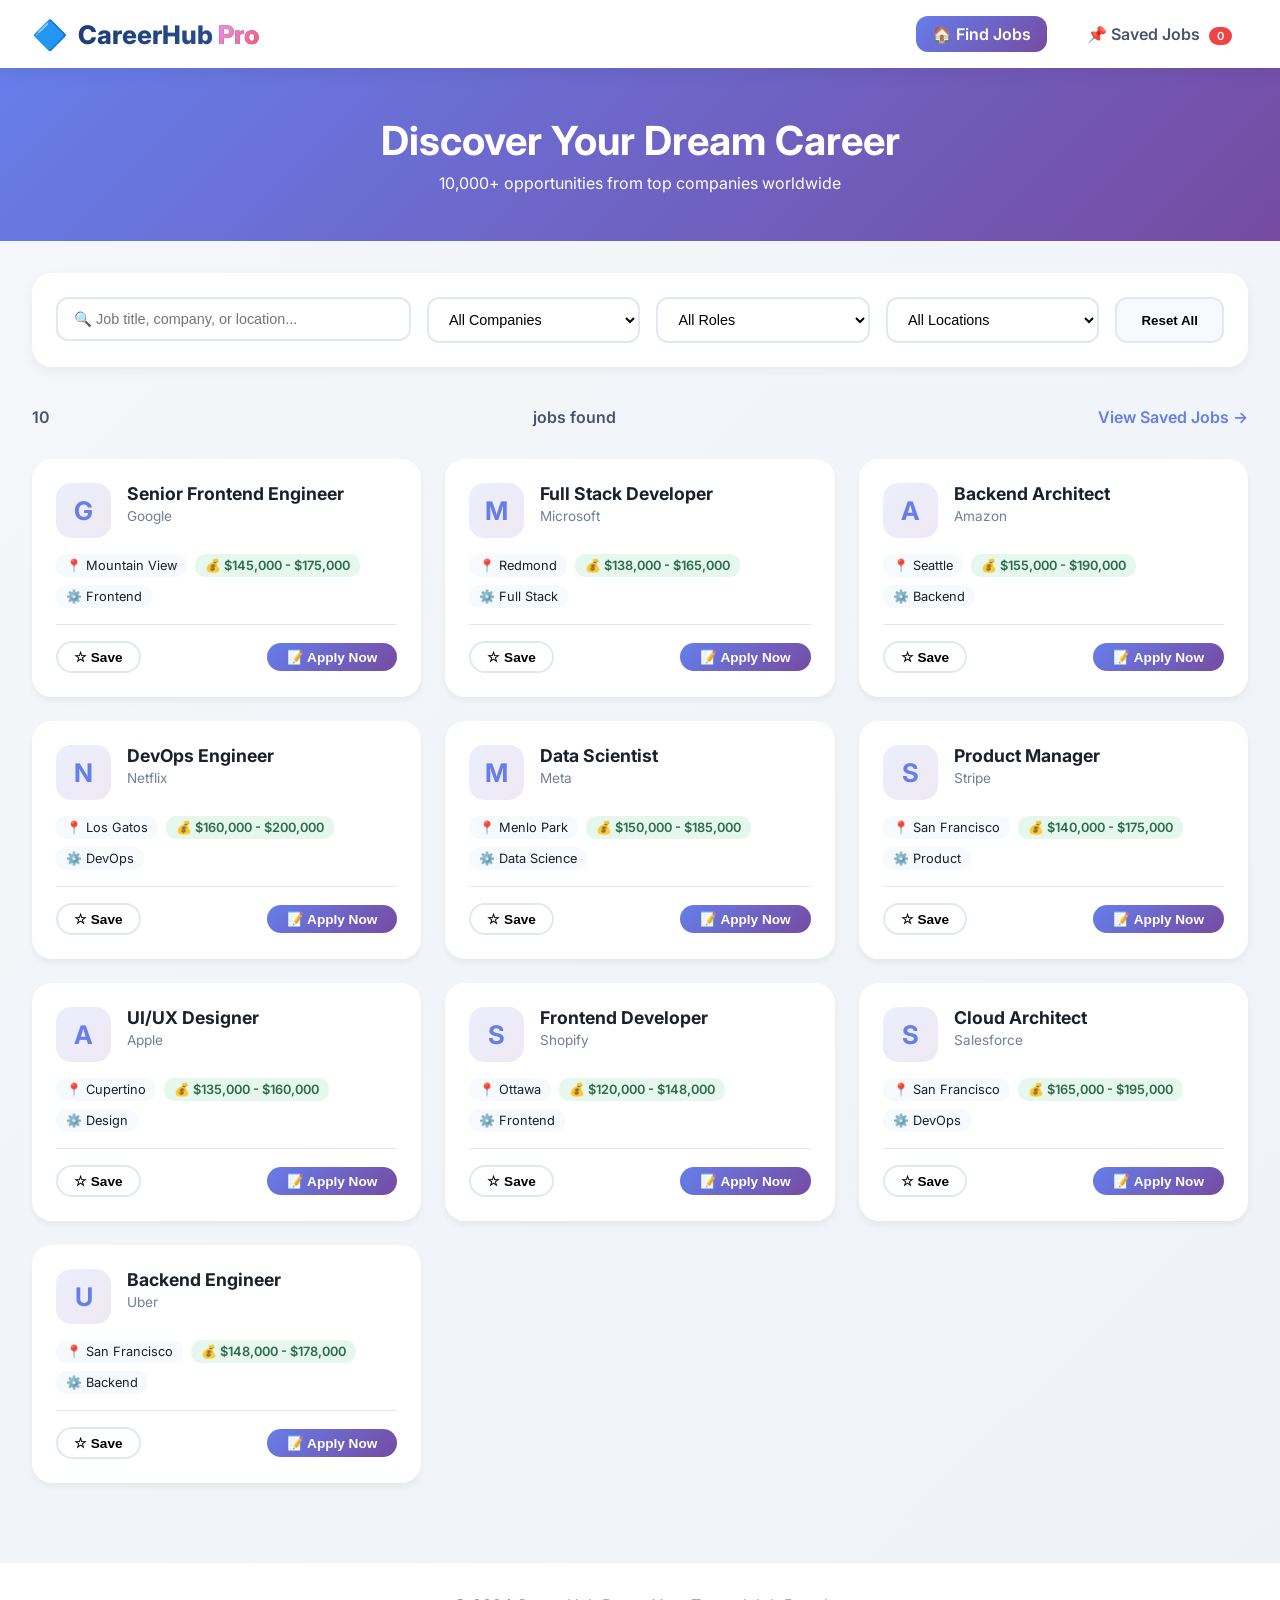
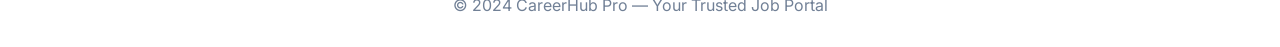
<file: index.html>
<!DOCTYPE html>
<html lang="en">
<head>
    <meta charset="UTF-8">
    <meta name="viewport" content="width=device-width, initial-scale=1.0">
    <title>CareerHub Pro | Find Jobs</title>
    <link rel="stylesheet" href="styles.css">
    <link href="https://fonts.googleapis.com/css2?family=Inter:wght@300;400;500;600;700;800&display=swap" rel="stylesheet">
</head>
<body>
    <nav class="navbar">
        <div class="nav-container">
            <div class="logo">
                <span class="logo-icon">🔷</span>
                <span class="logo-text">CareerHub <span class="pro">Pro</span></span>
            </div>
            <div class="nav-links">
                <a href="index.html" class="nav-link active">🏠 Find Jobs</a>
                <a href="saved-jobs.html" class="nav-link">📌 Saved Jobs <span id="navSavedCount" class="nav-badge">0</span></a>
            </div>
        </div>
    </nav>

    <main>
        <div class="hero-section">
            <h1>Discover Your Dream Career</h1>
            <p>10,000+ opportunities from top companies worldwide</p>
        </div>

        <div class="container">
            <div class="filters-card">
                <div class="search-box">
                    <input type="text" id="searchInput" placeholder="🔍 Job title, company, or location...">
                </div>
                <select id="companyFilter">
                    <option value="all">All Companies</option>
                </select>
                <select id="roleFilter">
                    <option value="all">All Roles</option>
                    <option value="Frontend">Frontend Developer</option>
                    <option value="Backend">Backend Developer</option>
                    <option value="Full Stack">Full Stack Developer</option>
                    <option value="DevOps">DevOps Engineer</option>
                    <option value="Data Science">Data Scientist</option>
                    <option value="Product">Product Manager</option>
                    <option value="Design">UI/UX Designer</option>
                </select>
                <select id="locationFilter">
                    <option value="all">All Locations</option>
                </select>
                <button id="resetBtn" class="reset-btn">Reset All</button>
            </div>

            <div class="stats-bar">
                <span id="resultCount">0</span> jobs found
                <a href="saved-jobs.html" class="saved-link">View Saved Jobs →</a>
            </div>

            <div id="jobsGrid" class="jobs-grid"></div>
        </div>
    </main>

    <footer>
        <p>© 2024 CareerHub Pro — Your Trusted Job Portal</p>
    </footer>

    <script src="data.js"></script>
    <script src="main.js"></script>
</body>
</html>
</file>
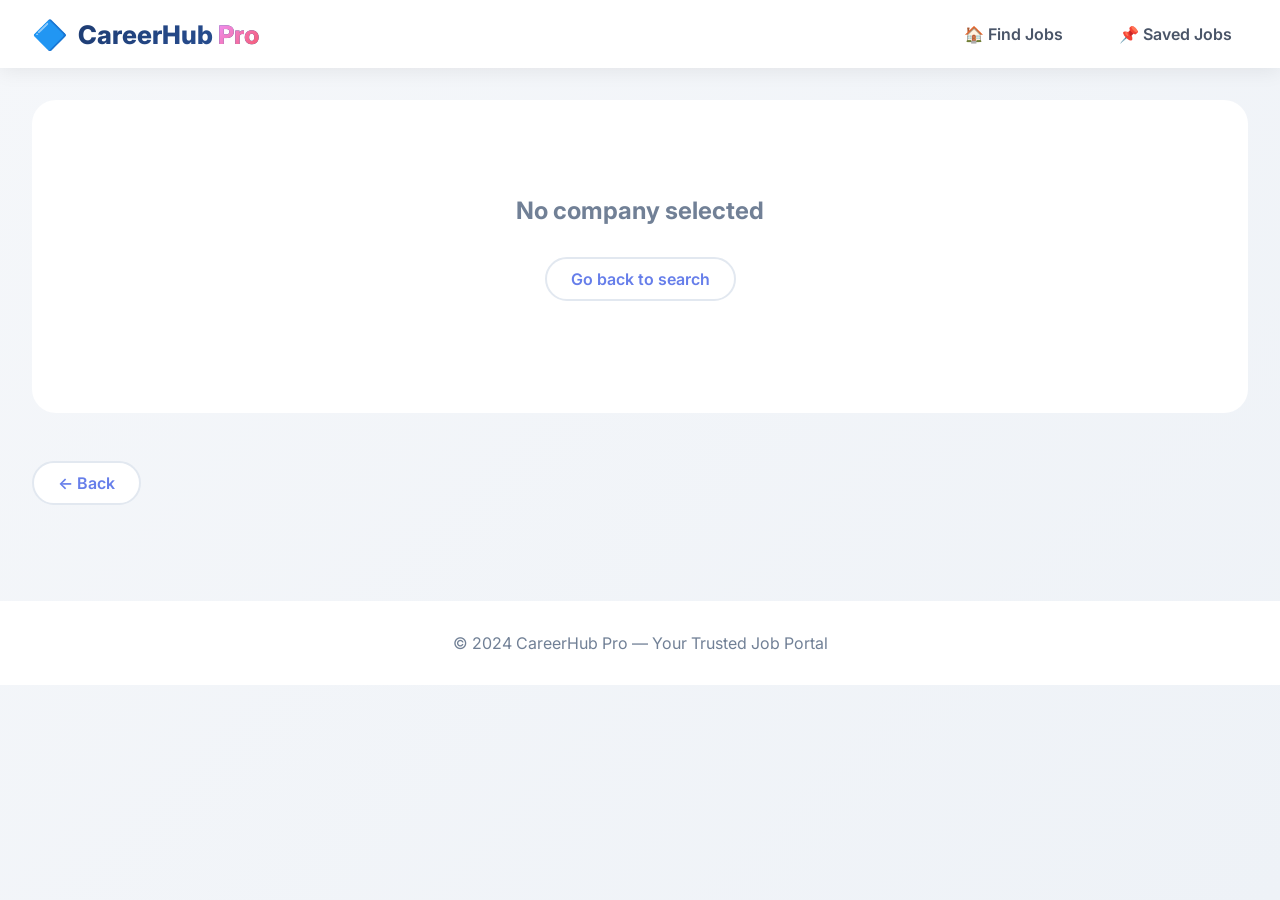
<file: company.html>
<!DOCTYPE html>
<html lang="en">
<head>
    <meta charset="UTF-8">
    <meta name="viewport" content="width=device-width, initial-scale=1.0">
    <title>CareerHub Pro | Company Details</title>
    <link rel="stylesheet" href="styles.css">
    <link href="https://fonts.googleapis.com/css2?family=Inter:wght@300;400;500;600;700;800&display=swap" rel="stylesheet">
</head>
<body>
    <nav class="navbar">
        <div class="nav-container">
            <div class="logo">
                <span class="logo-icon">🔷</span>
                <span class="logo-text">CareerHub <span class="pro">Pro</span></span>
            </div>
            <div class="nav-links">
                <a href="index.html" class="nav-link">🏠 Find Jobs</a>
                <a href="saved-jobs.html" class="nav-link">📌 Saved Jobs</a>
            </div>
        </div>
    </nav>

    <main>
        <div class="container">
            <div id="companyDetail" class="company-detail"></div>
            <a href="javascript:history.back()" class="back-link">← Back</a>
        </div>
    </main>

    <footer>
        <p>© 2024 CareerHub Pro — Your Trusted Job Portal</p>
    </footer>

    <script src="data.js"></script>
    <script src="company.js"></script>
</body>
</html>
</file>
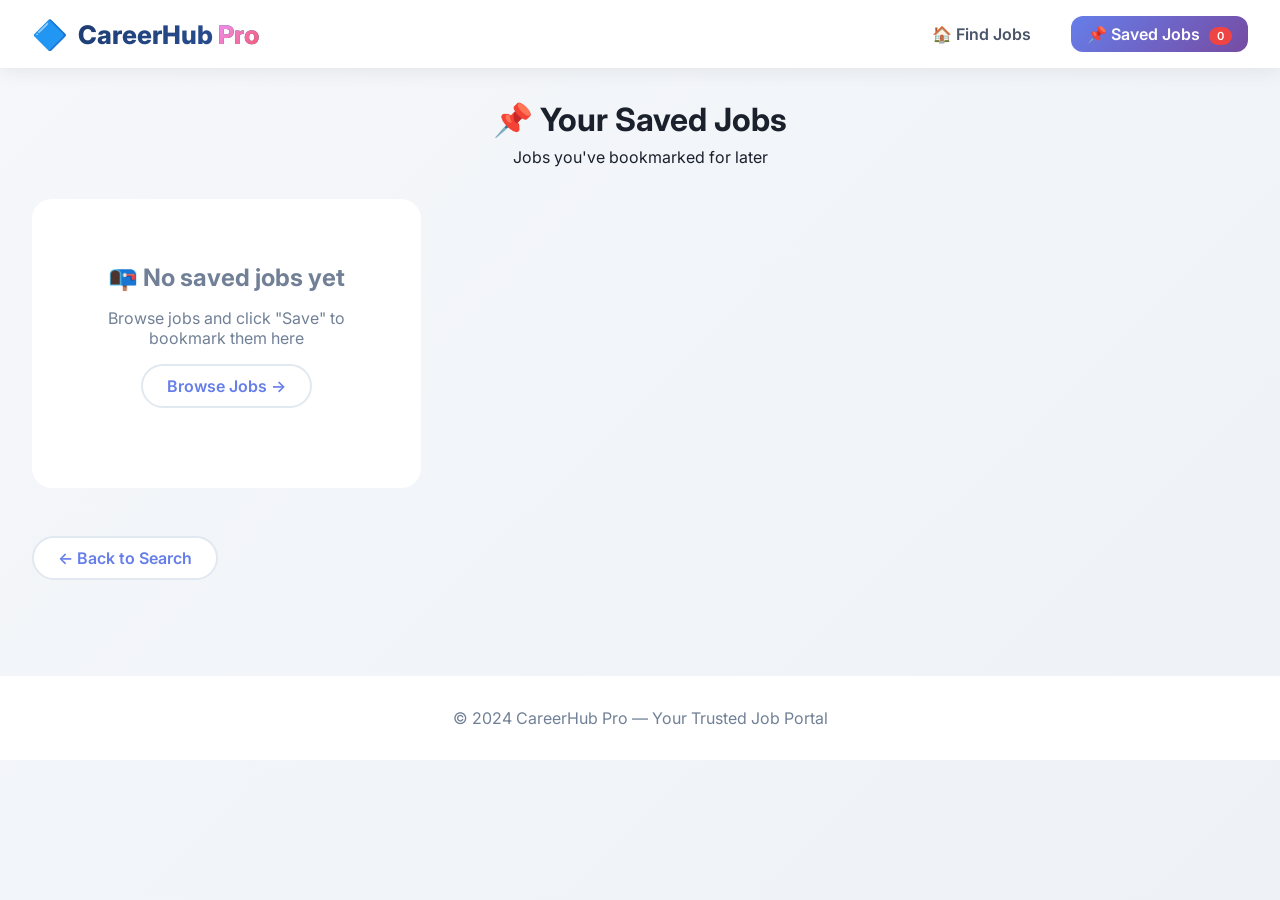
<file: saved-jobs.html>
<!DOCTYPE html>
<html lang="en">
<head>
    <meta charset="UTF-8">
    <meta name="viewport" content="width=device-width, initial-scale=1.0">
    <title>CareerHub Pro | Saved Jobs</title>
    <link rel="stylesheet" href="styles.css">
    <link href="https://fonts.googleapis.com/css2?family=Inter:wght@300;400;500;600;700;800&display=swap" rel="stylesheet">
</head>
<body>
    <nav class="navbar">
        <div class="nav-container">
            <div class="logo">
                <span class="logo-icon">🔷</span>
                <span class="logo-text">CareerHub <span class="pro">Pro</span></span>
            </div>
            <div class="nav-links">
                <a href="index.html" class="nav-link">🏠 Find Jobs</a>
                <a href="saved-jobs.html" class="nav-link active">📌 Saved Jobs <span id="navSavedCount" class="nav-badge">0</span></a>
            </div>
        </div>
    </nav>

    <main>
        <div class="container">
            <div class="page-header">
                <h1>📌 Your Saved Jobs</h1>
                <p>Jobs you've bookmarked for later</p>
            </div>
            <div id="savedJobsContainer" class="saved-grid"></div>
            <a href="index.html" class="back-link">← Back to Search</a>
        </div>
    </main>

    <footer>
        <p>© 2024 CareerHub Pro — Your Trusted Job Portal</p>
    </footer>

    <script src="data.js"></script>
    <script src="saved.js"></script>
</body>
</html>
</file>
<file: styles.css>
* {
    margin: 0;
    padding: 0;
    box-sizing: border-box;
}

body {
    font-family: 'Inter', sans-serif;
    background: linear-gradient(135deg, #f5f7fa 0%, #eef2f7 100%);
    color: #1a202c;
    min-height: 100vh;
}

.navbar {
    background: white;
    box-shadow: 0 2px 20px rgba(0,0,0,0.08);
    position: sticky;
    top: 0;
    z-index: 1000;
}

.nav-container {
    max-width: 1300px;
    margin: 0 auto;
    padding: 1rem 2rem;
    display: flex;
    justify-content: space-between;
    align-items: center;
    flex-wrap: wrap;
    gap: 1rem;
}

.logo {
    display: flex;
    align-items: center;
    gap: 10px;
    font-size: 1.6rem;
    font-weight: 800;
}

.logo-icon {
    font-size: 1.8rem;
}

.logo-text {
    background: linear-gradient(135deg, #1e3c72, #2a5298);
    -webkit-background-clip: text;
    background-clip: text;
    color: transparent;
}

.pro {
    background: linear-gradient(135deg, #f093fb, #f5576c);
    -webkit-background-clip: text;
    background-clip: text;
    color: transparent;
}

.nav-links {
    display: flex;
    gap: 1.5rem;
}

.nav-link {
    text-decoration: none;
    color: #4a5568;
    font-weight: 600;
    padding: 0.5rem 1rem;
    border-radius: 12px;
    transition: all 0.3s ease;
}

.nav-link:hover {
    background: #f7fafc;
    color: #2d3748;
}

.nav-link.active {
    background: linear-gradient(135deg, #667eea 0%, #764ba2 100%);
    color: white;
}

.nav-badge {
    background: #ef4444;
    color: white;
    border-radius: 20px;
    padding: 2px 8px;
    font-size: 0.7rem;
    margin-left: 5px;
}

.hero-section {
    text-align: center;
    padding: 3rem 2rem;
    background: linear-gradient(135deg, #667eea 0%, #764ba2 100%);
    color: white;
    margin-bottom: 2rem;
}

.hero-section h1 {
    font-size: 2.5rem;
    margin-bottom: 0.5rem;
}

.container {
    max-width: 1300px;
    margin: 0 auto;
    padding: 0 2rem 2rem;
}

.filters-card {
    background: white;
    padding: 1.5rem;
    border-radius: 20px;
    display: flex;
    gap: 1rem;
    flex-wrap: wrap;
    margin-bottom: 1.5rem;
    box-shadow: 0 4px 12px rgba(0,0,0,0.05);
}

.search-box {
    flex: 2;
    min-width: 200px;
}

.search-box input,
.filters-card select {
    width: 100%;
    padding: 12px 16px;
    border: 2px solid #e2e8f0;
    border-radius: 12px;
    font-size: 0.9rem;
    transition: all 0.3s ease;
    background: white;
}

.search-box input:focus,
.filters-card select:focus {
    outline: none;
    border-color: #667eea;
    box-shadow: 0 0 0 3px rgba(102,126,234,0.1);
}

.filters-card select {
    flex: 1;
    min-width: 140px;
}

.reset-btn {
    padding: 12px 24px;
    background: #f7fafc;
    border: 2px solid #e2e8f0;
    border-radius: 12px;
    font-weight: 600;
    cursor: pointer;
    transition: all 0.3s ease;
}

.reset-btn:hover {
    background: #edf2f7;
    transform: translateY(-2px);
}

.stats-bar {
    display: flex;
    justify-content: space-between;
    align-items: center;
    padding: 1rem 0;
    margin-bottom: 1rem;
    font-weight: 600;
    color: #4a5568;
}

.saved-link {
    color: #667eea;
    text-decoration: none;
    font-weight: 600;
}

.jobs-grid {
    display: grid;
    grid-template-columns: repeat(auto-fill, minmax(350px, 1fr));
    gap: 1.5rem;
}

.job-card {
    background: white;
    border-radius: 20px;
    padding: 1.5rem;
    transition: all 0.3s ease;
    box-shadow: 0 4px 6px rgba(0,0,0,0.05);
    cursor: pointer;
}

.job-card:hover {
    transform: translateY(-5px);
    box-shadow: 0 20px 30px rgba(0,0,0,0.1);
}

.card-header {
    display: flex;
    gap: 1rem;
    margin-bottom: 1rem;
}

.company-logo {
    width: 55px;
    height: 55px;
    background: linear-gradient(135deg, #667eea20, #764ba220);
    border-radius: 15px;
    display: flex;
    align-items: center;
    justify-content: center;
    font-size: 1.6rem;
    font-weight: 700;
    color: #667eea;
}

.job-info h3 {
    font-size: 1.1rem;
    margin-bottom: 0.25rem;
}

.company-name {
    color: #718096;
    font-size: 0.85rem;
}

.job-details {
    display: flex;
    flex-wrap: wrap;
    gap: 0.5rem;
    margin: 1rem 0;
}

.detail-item {
    background: #f7fafc;
    padding: 4px 10px;
    border-radius: 10px;
    font-size: 0.8rem;
}

.salary {
    background: #e6f7ed;
    color: #2d6a4f;
    font-weight: 600;
}

.card-actions {
    display: flex;
    justify-content: space-between;
    align-items: center;
    margin-top: 1rem;
    padding-top: 1rem;
    border-top: 1px solid #e2e8f0;
}

.save-btn {
    padding: 6px 16px;
    border: 2px solid #e2e8f0;
    background: white;
    border-radius: 30px;
    font-weight: 600;
    cursor: pointer;
    transition: all 0.3s ease;
    font-size: 0.85rem;
}

.save-btn.saved {
    background: #2d3748;
    border-color: #2d3748;
    color: white;
}

.save-btn:hover {
    transform: scale(0.95);
}

.apply-btn {
    padding: 6px 20px;
    background: linear-gradient(135deg, #667eea, #764ba2);
    color: white;
    border: none;
    border-radius: 30px;
    font-weight: 600;
    cursor: pointer;
    transition: all 0.3s ease;
    font-size: 0.85rem;
}

.apply-btn:hover {
    transform: scale(0.95);
    box-shadow: 0 4px 12px rgba(102,126,234,0.4);
}

/* Saved Jobs Grid */
.saved-grid {
    display: grid;
    grid-template-columns: repeat(auto-fill, minmax(380px, 1fr));
    gap: 1.5rem;
    margin: 2rem 0;
}

.saved-card {
    background: white;
    border-radius: 20px;
    padding: 1.5rem;
    border-left: 4px solid #667eea;
    transition: all 0.3s ease;
}

.saved-card:hover {
    transform: translateX(5px);
    box-shadow: 0 10px 25px rgba(0,0,0,0.1);
}

.saved-card h3 {
    font-size: 1.2rem;
    margin-bottom: 0.5rem;
}

.saved-card .company {
    color: #667eea;
    font-weight: 600;
    margin-bottom: 0.5rem;
}

.saved-card .location {
    color: #718096;
    font-size: 0.85rem;
    margin-bottom: 0.5rem;
}

.saved-actions {
    margin-top: 1rem;
    display: flex;
    gap: 0.5rem;
}

.remove-btn {
    background: #fee;
    color: #ef4444;
    border: none;
    padding: 8px 16px;
    border-radius: 10px;
    cursor: pointer;
    font-weight: 600;
}

.apply-now-btn {
    background: linear-gradient(135deg, #667eea, #764ba2);
    color: white;
    border: none;
    padding: 8px 20px;
    border-radius: 10px;
    cursor: pointer;
    font-weight: 600;
}

/* Company Detail Page */
.company-detail {
    background: white;
    border-radius: 24px;
    padding: 2rem;
    margin: 2rem 0;
}

.company-header {
    text-align: center;
    padding-bottom: 2rem;
    border-bottom: 2px solid #e2e8f0;
    margin-bottom: 2rem;
}

.company-logo-large {
    width: 100px;
    height: 100px;
    background: linear-gradient(135deg, #667eea20, #764ba220);
    border-radius: 25px;
    display: flex;
    align-items: center;
    justify-content: center;
    font-size: 2.5rem;
    margin: 0 auto 1rem;
}

.company-header h1 {
    font-size: 2rem;
    margin-bottom: 0.5rem;
}

.company-meta {
    display: flex;
    justify-content: center;
    gap: 2rem;
    margin: 1rem 0;
    color: #718096;
    flex-wrap: wrap;
}

.company-description {
    line-height: 1.8;
    margin-bottom: 2rem;
}

.benefits-list {
    display: flex;
    flex-wrap: wrap;
    gap: 0.5rem;
    margin: 1rem 0;
}

.benefit-tag {
    background: #e6f7ed;
    padding: 6px 14px;
    border-radius: 20px;
    font-size: 0.85rem;
}

.jobs-at-company {
    margin-top: 2rem;
}

.job-item {
    padding: 1rem;
    border-left: 3px solid #667eea;
    margin-bottom: 1rem;
    background: #f7fafc;
    border-radius: 12px;
}

/* Apply Modal */
.modal {
    display: none;
    position: fixed;
    top: 0;
    left: 0;
    width: 100%;
    height: 100%;
    background: rgba(0,0,0,0.5);
    z-index: 2000;
    justify-content: center;
    align-items: center;
}

.modal.active {
    display: flex;
}

.modal-content {
    background: white;
    border-radius: 24px;
    padding: 2rem;
    max-width: 500px;
    width: 90%;
    animation: slideIn 0.3s ease;
}

@keyframes slideIn {
    from {
        transform: translateY(-50px);
        opacity: 0;
    }
    to {
        transform: translateY(0);
        opacity: 1;
    }
}

.modal-content h2 {
    margin-bottom: 1rem;
}

.modal-content input,
.modal-content textarea {
    width: 100%;
    padding: 12px;
    margin: 0.5rem 0;
    border: 2px solid #e2e8f0;
    border-radius: 12px;
    font-size: 0.9rem;
}

.modal-content textarea {
    resize: vertical;
    min-height: 100px;
}

.modal-buttons {
    display: flex;
    gap: 1rem;
    margin-top: 1rem;
}

.submit-apply {
    flex: 1;
    padding: 12px;
    background: linear-gradient(135deg, #667eea, #764ba2);
    color: white;
    border: none;
    border-radius: 12px;
    font-weight: 600;
    cursor: pointer;
}

.close-modal {
    flex: 1;
    padding: 12px;
    background: #f7fafc;
    border: 2px solid #e2e8f0;
    border-radius: 12px;
    cursor: pointer;
}

.page-header {
    text-align: center;
    margin: 2rem 0;
}

.page-header h1 {
    font-size: 2rem;
    margin-bottom: 0.5rem;
}

.back-link {
    display: inline-block;
    padding: 10px 24px;
    background: white;
    text-decoration: none;
    color: #667eea;
    font-weight: 600;
    border-radius: 30px;
    margin: 1rem 0;
    border: 2px solid #e2e8f0;
    transition: all 0.3s ease;
}

.back-link:hover {
    transform: translateX(-5px);
    box-shadow: 0 4px 12px rgba(0,0,0,0.1);
}

.empty-state {
    text-align: center;
    padding: 4rem;
    background: white;
    border-radius: 20px;
    color: #718096;
}

.empty-state h3 {
    font-size: 1.5rem;
    margin-bottom: 1rem;
}

footer {
    text-align: center;
    padding: 2rem;
    background: white;
    margin-top: 3rem;
    color: #718096;
}

@media (max-width: 768px) {
    .nav-container {
        flex-direction: column;
    }
    
    .hero-section h1 {
        font-size: 1.8rem;
    }
    
    .container {
        padding: 0 1rem 1rem;
    }
    
    .jobs-grid,
    .saved-grid {
        grid-template-columns: 1fr;
    }
    
    .filters-card {
        flex-direction: column;
    }
    
    .company-meta {
        flex-direction: column;
        text-align: center;
        gap: 0.5rem;
    }
}
</file>
